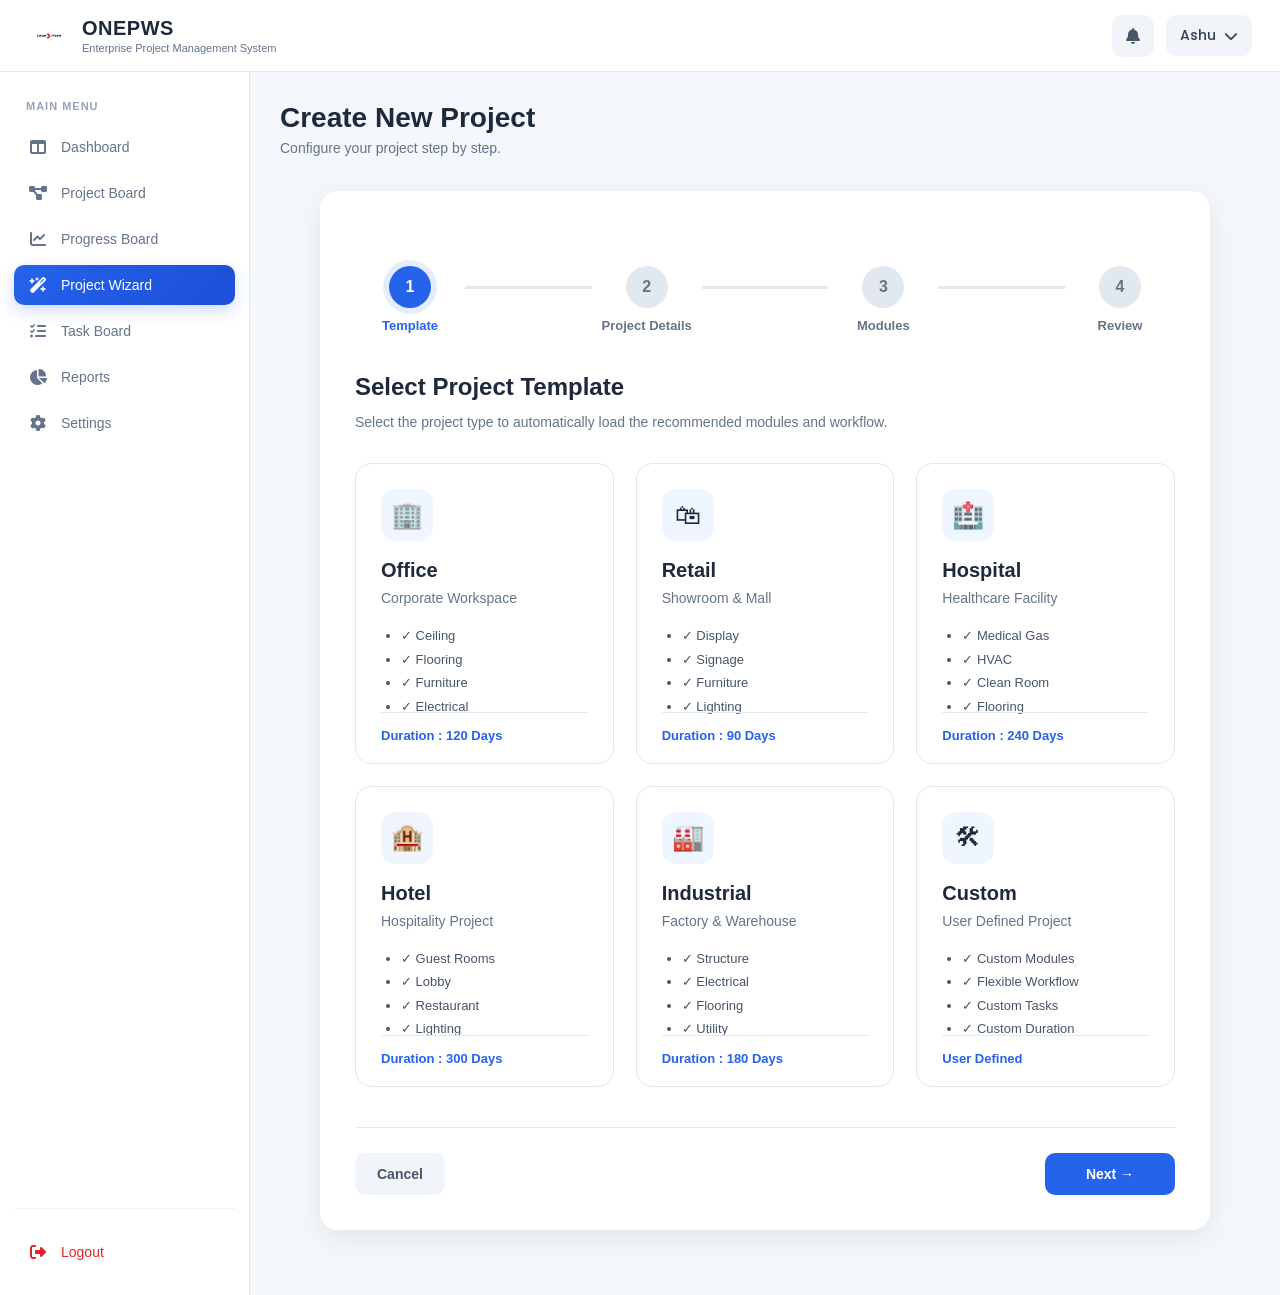
<file: pages/projectwizard/projectwizard.html>
<!DOCTYPE html>
<html lang="en">

<head>

    <meta charset="UTF-8">

    <meta name="viewport"
          content="width=device-width, initial-scale=1.0">

    <title>ONEPWS | Project Wizard</title>


    <!-- GOOGLE FONT -->

    <link rel="preconnect"
          href="https://fonts.googleapis.com">

    <link rel="preconnect"
          href="https://fonts.gstatic.com"
          crossorigin>

    <link href="https://fonts.googleapis.com/css2?family=Poppins:wght@400;500;600;700&display=swap"
          rel="stylesheet">


    <!-- FONT AWESOME -->

    <link rel="stylesheet"
          href="https://cdnjs.cloudflare.com/ajax/libs/font-awesome/6.5.2/css/all.min.css">


    <!-- PROJECT WIZARD CSS -->

    <!-- COMMON APPLICATION THEME -->

<link rel="stylesheet"
      href="../../assets/css/common.css">


<!-- PROJECT WIZARD CSS -->

<link rel="stylesheet"
      href="projectwizard.css">

</head>


<body>


<!-- =========================================================
     TOP HEADER
========================================================= -->

<header class="top-header">


    <div class="logo-area">

        <img src="../../assets/images/onepws-logo.png"
             alt="ONEPWS Logo">

        <div>

            <h2>ONEPWS</h2>

            <p>
                Enterprise Project Management System
            </p>

        </div>

    </div>


    <div class="header-actions">

        <button class="header-icon-btn"
                id="notificationBtn">

            <i class="fa-solid fa-bell"></i>

        </button>


        <button class="profile-btn"
                id="profileBtn">

            Ashu

            <i class="fa-solid fa-chevron-down"></i>

        </button>

    </div>


</header>



<!-- =========================================================
     APPLICATION LAYOUT
========================================================= -->

<div class="app-container">


    <!-- =====================================================
         SIDEBAR
    ====================================================== -->

    <aside class="sidebar">


        <div class="menu-title">

            MAIN MENU

        </div>


        <!-- DASHBOARD -->

        <a class="menu-item"
           href="../dashboard/dashboard.html">

            <i class="fa-solid fa-table-columns"></i>

            <span>
                Dashboard
            </span>

        </a>



        <!-- PROJECT BOARD -->

        <a class="menu-item"
           href="../projectboard/projectboard.html">

            <i class="fa-solid fa-diagram-project"></i>

            <span>
                Project Board
            </span>

        </a>



        <!-- PROGRESS BOARD -->

        <a class="menu-item"
           href="../progressboard/progressboard.html">

            <i class="fa-solid fa-chart-line"></i>

            <span>
                Progress Board
            </span>

        </a>



        <!-- PROJECT WIZARD -->

        <a class="menu-item active"
           href="../projectwizard/projectwizard.html">

            <i class="fa-solid fa-wand-magic-sparkles"></i>

            <span>
                Project Wizard
            </span>

        </a>



        <!-- TASK BOARD -->

        <a class="menu-item"
           href="../taskboard/taskboard.html">

            <i class="fa-solid fa-list-check"></i>

            <span>
                Task Board
            </span>

        </a>



        <!-- REPORTS -->

        <a class="menu-item"
           href="../reports/reports.html">

            <i class="fa-solid fa-chart-pie"></i>

            <span>
                Reports
            </span>

        </a>



        <!-- SETTINGS -->

        <a class="menu-item"
           href="../settings/settings.html">

            <i class="fa-solid fa-gear"></i>

            <span>
                Settings
            </span>

        </a>



        <!-- SIDEBAR BOTTOM -->

        <div class="sidebar-bottom">


            <!-- LOGOUT -->

            <a class="menu-item logout"
               href="../login/login.html"
               id="logoutBtn">

                <i class="fa-solid fa-right-from-bracket"></i>

                <span>
                    Logout
                </span>

            </a>


        </div>


    </aside>



    <!-- =====================================================
         MAIN CONTENT
    ====================================================== -->

    <main class="main-content">


        <!-- =================================================
             PAGE HEADER
        ================================================== -->

        <section class="page-header">


            <div>

                <h1>
                    Create New Project
                </h1>

                <p>
                    Configure your project step by step.
                </p>

            </div>


        </section>



        <!-- =================================================
             PROJECT WIZARD
        ================================================== -->

        <div class="wizard-container">


            <!-- =============================================
                 WIZARD PROGRESS
            ============================================== -->

            <div class="wizard-progress">


                <!-- STEP 1 -->

                <div class="wizard-step active">

                    <div class="circle">
                        1
                    </div>

                    <span>
                        Template
                    </span>

                </div>


                <div class="line"></div>


                <!-- STEP 2 -->

                <div class="wizard-step">

                    <div class="circle">
                        2
                    </div>

                    <span>
                        Project Details
                    </span>

                </div>


                <div class="line"></div>


                <!-- STEP 3 -->

                <div class="wizard-step">

                    <div class="circle">
                        3
                    </div>

                    <span>
                        Modules
                    </span>

                </div>


                <div class="line"></div>


                <!-- STEP 4 -->

                <div class="wizard-step">

                    <div class="circle">
                        4
                    </div>

                    <span>
                        Review
                    </span>

                </div>


            </div>



            <!-- =================================================
                 STEP 1
            ================================================== -->

            <div class="step-page active-page"
                 id="step1">


                <h2>
                    Select Project Template
                </h2>


                <p class="step-description">

                    Select the project type to automatically
                    load the recommended modules and workflow.

                </p>



                <div class="template-grid">


                    <!-- OFFICE -->

                    <div class="template-card template-btn"
                         data-template="Office">

                        <div class="template-icon">
                            🏢
                        </div>

                        <h3>
                            Office
                        </h3>

                        <p>
                            Corporate Workspace
                        </p>

                        <ul>

                            <li>✓ Ceiling</li>
                            <li>✓ Flooring</li>
                            <li>✓ Furniture</li>
                            <li>✓ Electrical</li>

                        </ul>

                        <div class="template-footer">

                            Duration : 120 Days

                        </div>

                    </div>



                    <!-- RETAIL -->

                    <div class="template-card template-btn"
                         data-template="Retail">

                        <div class="template-icon">
                            🛍
                        </div>

                        <h3>
                            Retail
                        </h3>

                        <p>
                            Showroom & Mall
                        </p>

                        <ul>

                            <li>✓ Display</li>
                            <li>✓ Signage</li>
                            <li>✓ Furniture</li>
                            <li>✓ Lighting</li>

                        </ul>

                        <div class="template-footer">

                            Duration : 90 Days

                        </div>

                    </div>



                    <!-- HOSPITAL -->

                    <div class="template-card template-btn"
                         data-template="Hospital">

                        <div class="template-icon">
                            🏥
                        </div>

                        <h3>
                            Hospital
                        </h3>

                        <p>
                            Healthcare Facility
                        </p>

                        <ul>

                            <li>✓ Medical Gas</li>
                            <li>✓ HVAC</li>
                            <li>✓ Clean Room</li>
                            <li>✓ Flooring</li>

                        </ul>

                        <div class="template-footer">

                            Duration : 240 Days

                        </div>

                    </div>



                    <!-- HOTEL -->

                    <div class="template-card template-btn"
                         data-template="Hotel">

                        <div class="template-icon">
                            🏨
                        </div>

                        <h3>
                            Hotel
                        </h3>

                        <p>
                            Hospitality Project
                        </p>

                        <ul>

                            <li>✓ Guest Rooms</li>
                            <li>✓ Lobby</li>
                            <li>✓ Restaurant</li>
                            <li>✓ Lighting</li>

                        </ul>

                        <div class="template-footer">

                            Duration : 300 Days

                        </div>

                    </div>



                    <!-- INDUSTRIAL -->

                    <div class="template-card template-btn"
                         data-template="Industrial">

                        <div class="template-icon">
                            🏭
                        </div>

                        <h3>
                            Industrial
                        </h3>

                        <p>
                            Factory & Warehouse
                        </p>

                        <ul>

                            <li>✓ Structure</li>
                            <li>✓ Electrical</li>
                            <li>✓ Flooring</li>
                            <li>✓ Utility</li>

                        </ul>

                        <div class="template-footer">

                            Duration : 180 Days

                        </div>

                    </div>



                    <!-- CUSTOM -->

                    <div class="template-card template-btn"
                         data-template="Custom">

                        <div class="template-icon">
                            🛠
                        </div>

                        <h3>
                            Custom
                        </h3>

                        <p>
                            User Defined Project
                        </p>

                        <ul>

                            <li>✓ Custom Modules</li>
                            <li>✓ Flexible Workflow</li>
                            <li>✓ Custom Tasks</li>
                            <li>✓ Custom Duration</li>

                        </ul>

                        <div class="template-footer">

                            User Defined

                        </div>

                    </div>


                </div>


            </div>



            <!-- =================================================
                 STEP 2
            ================================================== -->

            <div class="step-page"
                 id="step2">


                <section class="wizard-step-content">


                    <h2>
                        Project Details
                    </h2>


                    <div class="form-grid">


                        <div class="form-group">

                            <label>
                                Project Number
                            </label>

                            <input type="text"
                                   id="projectNumber"
                                   readonly>

                        </div>



                        <div class="form-group">

                            <label>
                                Project Name
                            </label>

                            <input type="text"
                                   id="projectName"
                                   placeholder="Enter Project Name">

                        </div>



                        <div class="form-group">

                            <label>
                                Customer
                            </label>

                            <select id="customer">

                                <option value="">
                                    Select Customer
                                </option>

                                <option>
                                    ABC Pvt Ltd
                                </option>

                                <option>
                                    XYZ Industries
                                </option>

                                <option>
                                    DEF Corporation
                                </option>

                            </select>

                        </div>



                        <div class="form-group">

                            <label>
                                Business Unit
                            </label>

                            <select id="businessUnit">

                                <option>
                                    Corporate
                                </option>

                                <option>
                                    Retail
                                </option>

                                <option>
                                    Healthcare
                                </option>

                                <option>
                                    Hospitality
                                </option>

                            </select>

                        </div>



                        <div class="form-group">

                            <label>
                                Project Manager
                            </label>

                            <select id="projectManager">

                                <option>
                                    Ashu
                                </option>

                                <option>
                                    Manager 2
                                </option>

                                <option>
                                    Manager 3
                                </option>

                            </select>

                        </div>



                        <div class="form-group">

                            <label>
                                Design Head
                            </label>

                            <select id="designHead">

                                <option>
                                    Select Design Head
                                </option>

                                <option>
                                    Design Head 1
                                </option>

                                <option>
                                    Design Head 2
                                </option>

                            </select>

                        </div>



                        <div class="form-group">

                            <label>
                                Priority
                            </label>

                            <select id="priority">

                                <option>
                                    Low
                                </option>

                                <option selected>
                                    Medium
                                </option>

                                <option>
                                    High
                                </option>

                                <option>
                                    Critical
                                </option>

                            </select>

                        </div>



                        <div class="form-group">

                            <label>
                                Start Date
                            </label>

                            <input type="date"
                                   id="startDate">

                        </div>



                        <div class="form-group">

                            <label>
                                Target Completion
                            </label>

                            <input type="date"
                                   id="endDate">

                        </div>



                        <div class="form-group full-width">

                            <label>
                                Description
                            </label>

                            <textarea id="description"
                                      rows="4"
                                      placeholder="Project Description"></textarea>

                        </div>


                    </div>


                </section>


            </div>



            <!-- =================================================
                 STEP 3
            ================================================== -->

            <div class="step-page"
                 id="step3">


                <h2>
                    Project Modules
                </h2>


                <p class="step-description">

                    Select the modules required for this project.

                </p>


                <div class="module-grid"
                     id="moduleContainer">

                    <!-- MODULES LOADED BY JAVASCRIPT -->

                </div>


            </div>



            <!-- =================================================
                 STEP 4
            ================================================== -->

            <div class="step-page"
                 id="step4">


                <h2>
                    Review Project
                </h2>


                <p class="step-description">

                    Please verify the project information
                    before creating the project.

                </p>


                <div class="review-card">


                    <table class="review-table">


                        <tr>

                            <td>Template</td>

                            <td id="reviewTemplate">
                                -
                            </td>

                        </tr>


                        <tr>

                            <td>Project Number</td>

                            <td id="reviewProjectNumber">
                                -
                            </td>

                        </tr>


                        <tr>

                            <td>Project Name</td>

                            <td id="reviewProjectName">
                                -
                            </td>

                        </tr>


                        <tr>

                            <td>Customer</td>

                            <td id="reviewCustomer">
                                -
                            </td>

                        </tr>


                        <tr>

                            <td>Business Unit</td>

                            <td id="reviewBusinessUnit">
                                -
                            </td>

                        </tr>


                        <tr>

                            <td>Project Manager</td>

                            <td id="reviewProjectManager">
                                -
                            </td>

                        </tr>


                        <tr>

                            <td>Design Head</td>

                            <td id="reviewDesignHead">
                                -
                            </td>

                        </tr>


                        <tr>

                            <td>Priority</td>

                            <td id="reviewPriority">
                                -
                            </td>

                        </tr>


                        <tr>

                            <td>Start Date</td>

                            <td id="reviewStartDate">
                                -
                            </td>

                        </tr>


                        <tr>

                            <td>End Date</td>

                            <td id="reviewEndDate">
                                -
                            </td>

                        </tr>


                        <tr>

                            <td>Description</td>

                            <td id="reviewDescription">
                                -
                            </td>

                        </tr>


                        <tr>

                            <td>Modules</td>

                            <td id="reviewModules">
                                -
                            </td>

                        </tr>


                    </table>


                </div>


            </div>



            <!-- =================================================
                 WIZARD BUTTONS
            ================================================== -->

            <div class="wizard-buttons">


                <button id="cancelBtn"
                        type="button">

                    Cancel

                </button>


                <button id="prevBtn"
                        type="button">

                    ← Previous

                </button>


                <button id="nextBtn"
                        type="button">

                    Next →

                </button>


            </div>


        </div>


    </main>


</div>



<!-- =========================================================
     JAVASCRIPT
========================================================= -->

<script src="../../assets/js/database.js"></script>

<script src="projectwizard.js"></script>


</body>

</html>
</file>
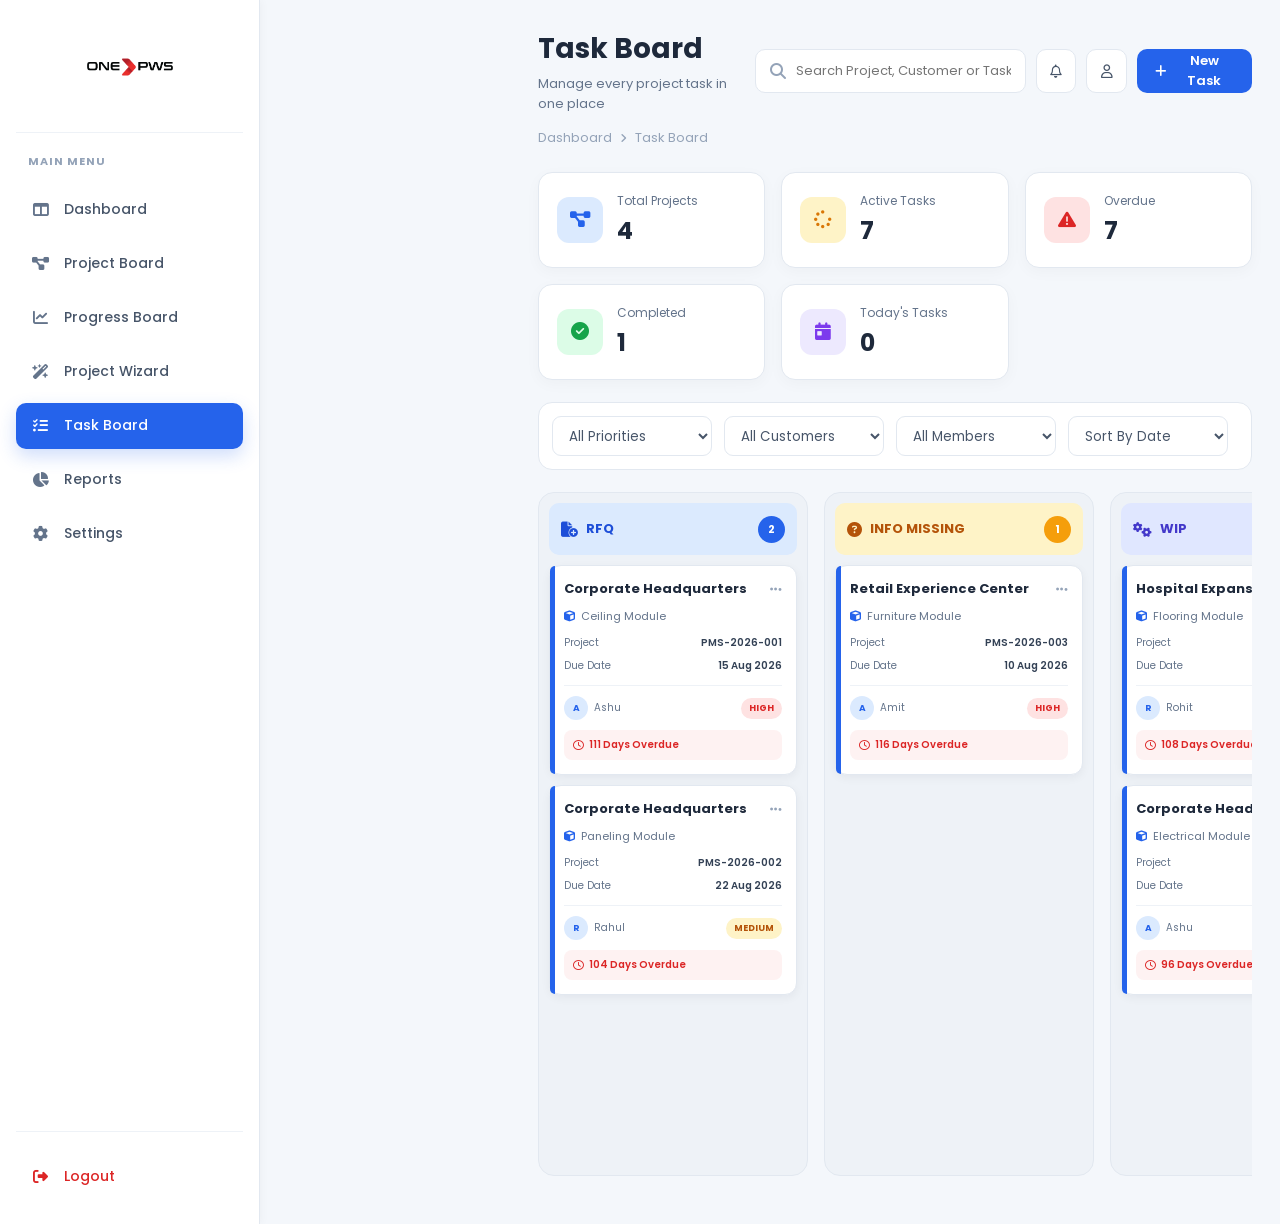
<file: pages/taskboard/taskboard.html>
<!DOCTYPE html>
<html lang="en">

<head>

    <meta charset="UTF-8">
    <meta name="viewport" content="width=device-width, initial-scale=1.0">

    <title>ONEPWS | Task Board</title>

    <!-- Global CSS -->
    <link rel="stylesheet" href="../../assets/css/common.css">

    <!-- Task Board CSS -->
    <link rel="stylesheet" href="taskboard.css">

    <!-- Google Font -->
    <link href="https://fonts.googleapis.com/css2?family=Poppins:wght@300;400;500;600;700&display=swap" rel="stylesheet">

    <!-- Font Awesome -->
    <link rel="stylesheet"
          href="https://cdnjs.cloudflare.com/ajax/libs/font-awesome/6.5.2/css/all.min.css">

</head>

<body>

<div class="app-container">

    <!-- ==========================================
                    SIDEBAR
    =========================================== -->

    <aside class="sidebar">

    <div class="sidebar-logo">

        <img
            src="../../assets/images/onepws-logo.png"
            alt="ONEPWS Logo"
            class="sidebar-logo-img">

    </div>

    <div class="menu-title">
        MAIN MENU
    </div>

    <a href="../dashboard/dashboard.html"
       class="menu-item">

        <i class="fa-solid fa-table-columns"></i>
        <span>Dashboard</span>

    </a>

    <a href="../projectboard/projectboard.html"
       class="menu-item">

        <i class="fa-solid fa-diagram-project"></i>
        <span>Project Board</span>

    </a>

    <a href="../progressboard/progressboard.html"
       class="menu-item">

        <i class="fa-solid fa-chart-line"></i>
        <span>Progress Board</span>

    </a>

    <a href="../projectwizard/projectwizard.html"
       class="menu-item">

        <i class="fa-solid fa-wand-magic-sparkles"></i>
        <span>Project Wizard</span>

    </a>

    <a href="../taskboard/taskboard.html"
       class="menu-item active">

        <i class="fa-solid fa-list-check"></i>
        <span>Task Board</span>

    </a>

    <a href="../reports/reports.html"
       class="menu-item">

        <i class="fa-solid fa-chart-pie"></i>
        <span>Reports</span>

    </a>

    <a href="../settings/settings.html"
       class="menu-item">

        <i class="fa-solid fa-gear"></i>
        <span>Settings</span>

    </a>

    <div class="sidebar-bottom">

        <a href="#"
           class="menu-item logout"
           id="logoutBtn">

            <i class="fa-solid fa-right-from-bracket"></i>
            <span>Logout</span>

        </a>

    </div>

</aside>

    <!-- ==========================================
                MAIN CONTENT
    =========================================== -->

    <main class="main-content">

        <!-- Top Bar -->

        <header class="topbar">

            <div class="page-title">

                <h1>Task Board</h1>

                <p>
                    Manage every project task in one place
                </p>

            </div>

            <div class="topbar-right">

                <div class="search-box">

                    <i class="fa-solid fa-magnifying-glass"></i>

                    <input
                        type="text"
                        id="searchTask"
                        placeholder="Search Project, Customer or Task...">

                </div>

                <button id="notificationBtn" class="icon-btn">

                    <i class="fa-regular fa-bell"></i>

                </button>

                <button id="userBtn" class="icon-btn">

                    <i class="fa-regular fa-user"></i>

                </button>

                <button class="primary-btn" id="addTaskBtn">

                    <i class="fa-solid fa-plus"></i>

                    New Task

                </button>

            </div>

        </header>

        <!-- Breadcrumb -->

        <div class="breadcrumb">

            Dashboard

            <i class="fa-solid fa-angle-right"></i>

            Task Board

        </div>

        <!-- ==========================================
                    KPI CARDS
        =========================================== -->

        <section class="kpi-grid">

            <div class="kpi-card">

                <div class="kpi-icon blue">

                    <i class="fa-solid fa-diagram-project"></i>

                </div>

                <div class="kpi-details">

                    <span>Total Projects</span>

                    <h2 id="totalProjects">154</h2>

                </div>

            </div>

            <div class="kpi-card">

                <div class="kpi-icon orange">

                    <i class="fa-solid fa-spinner"></i>

                </div>

                <div class="kpi-details">

                    <span>Active Tasks</span>

                    <h2 id="activeTasks">46</h2>

                </div>

            </div>

            <div class="kpi-card">

                <div class="kpi-icon red">

                    <i class="fa-solid fa-triangle-exclamation"></i>

                </div>

                <div class="kpi-details">

                    <span>Overdue</span>

                    <h2 id="overdueTasks">8</h2>

                </div>

            </div>

            <div class="kpi-card">

                <div class="kpi-icon green">

                    <i class="fa-solid fa-circle-check"></i>

                </div>

                <div class="kpi-details">

                    <span>Completed</span>

                    <h2 id="completedTasks">100</h2>

                </div>

            </div>

            <div class="kpi-card">

                <div class="kpi-icon purple">

                    <i class="fa-solid fa-calendar-day"></i>

                </div>

                <div class="kpi-details">

                    <span>Today's Tasks</span>

                    <h2 id="todayTasks">18</h2>

                </div>

            </div>

        </section>

        <!-- ==========================================
                    FILTER BAR
        =========================================== -->

        <section class="filter-bar">

            <select id="priorityFilter">
                <option value="">All Priorities</option>
                <option>High</option>
                <option>Medium</option>
                <option>Low</option>
            </select>

            <select id="customerFilter">
                <option value="">All Customers</option>
            </select>

            <select id="memberFilter">
                <option value="">All Members</option>
            </select>

            <select id="sortTasks">
                <option value="date">Sort By Date</option>
                <option value="priority">Priority</option>
                <option value="project">Project</option>
            </select>

        </section>

        <!-- ==========================================
                KANBAN BOARD STARTS
        =========================================== -->

        <section class="kanban-board">

            <!-- ======================================================
                            RFQ
            ======================================================= -->
            
            <div class="kanban-column" data-status="RFQ">

                <div class="column-header rfq">

                    <div class="column-title">

                        <i class="fa-solid fa-file-circle-plus"></i>

                        <span>RFQ</span>

                    </div>

                    <span class="task-count" id="count-rfq">0</span>

                </div>

                <div class="card-container"
                     id="rfqCards"
                     data-column="RFQ">

                </div>

            </div>


            <!-- ======================================================
                        INFO MISSING
            ======================================================= -->

            <div class="kanban-column"
                 data-status="INFO MISSING">

                <div class="column-header info">

                    <div class="column-title">

                        <i class="fa-solid fa-circle-question"></i>

                        <span>INFO MISSING</span>

                    </div>

                    <span class="task-count"
                          id="count-info">0</span>

                </div>

                <div class="card-container"
                     id="infoCards"
                     data-column="INFO MISSING">

                </div>

            </div>


            <!-- ======================================================
                                WIP
            ======================================================= -->

            <div class="kanban-column"
                 data-status="WIP">

                <div class="column-header wip">

                    <div class="column-title">

                        <i class="fa-solid fa-gears"></i>

                        <span>WIP</span>

                    </div>

                    <span class="task-count"
                          id="count-wip">0</span>

                </div>

                <div class="card-container"
                     id="wipCards"
                     data-column="WIP">

                </div>

            </div>

            <!-- ======================================================
                                QC
            ======================================================= -->

            <div class="kanban-column" data-status="QC">

                <div class="column-header qc">

                    <div class="column-title">
                        <i class="fa-solid fa-magnifying-glass-chart"></i>
                        <span>QC</span>
                    </div>

                    <span class="task-count" id="count-qc">0</span>

                </div>

                <div class="card-container"
                     id="qcCards"
                     data-column="QC">

                </div>

            </div>


            <!-- ======================================================
                            RESOLVED
            ======================================================= -->

            <div class="kanban-column" data-status="RESOLVED">

                <div class="column-header resolved">

                    <div class="column-title">
                        <i class="fa-solid fa-circle-check"></i>
                        <span>RESOLVED</span>
                    </div>

                    <span class="task-count" id="count-resolved">0</span>

                </div>

                <div class="card-container"
                     id="resolvedCards"
                     data-column="RESOLVED">

                </div>

            </div>


            <!-- ======================================================
                            COMPLETED
            ======================================================= -->

            <div class="kanban-column" data-status="COMPLETED">

                <div class="column-header completed">

                    <div class="column-title">
                        <i class="fa-solid fa-flag-checkered"></i>
                        <span>COMPLETED</span>
                    </div>

                    <span class="task-count" id="count-completed">0</span>

                </div>

                <div class="card-container"
                     id="completedCards"
                     data-column="COMPLETED">

                </div>

            </div>

        </section>

        
<!-- ==========================================================
TASK DETAILS MODAL
========================================================== -->

<div id="taskModal" class="task-modal-overlay">

    <div class="task-modal">

        <!-- Header -->

        <div class="task-modal-header">

            <div>

                <h2 id="modalTaskTitle">Task Details</h2>

                <p id="modalProjectNumber">Project No.</p>

            </div>

            <button id="closeModal" class="modal-close">

                <i class="fa-solid fa-xmark"></i>

            </button>

        </div>

        <!-- Tabs -->

        <div class="task-tabs">

            <button class="tab-btn active" data-tab="general">
                General
            </button>

            <button class="tab-btn" data-tab="task">
                Task
            </button>

            <button class="tab-btn" data-tab="documents">
                Documents
            </button>

            <button class="tab-btn" data-tab="comments">
                Comments
            </button>

            <button class="tab-btn" data-tab="history">
                History
            </button>

            <button class="tab-btn" data-tab="settings">
                Settings
            </button>

        </div>

        <!-- BODY -->

        <div class="task-modal-body">

            <!-- GENERAL TAB -->

            <div class="tab-content active" id="general">

                <div class="form-grid">

                    <div class="form-group">

                        <label>Project Number</label>

                        <input type="text" id="projectNo">

                    </div>

                    <div class="form-group">

                        <label>Project Name</label>

                        <input type="text" id="projectName">

                    </div>

                    <div class="form-group">

                        <label>Customer</label>

                        <input type="text" id="customer">

                    </div>

                    <div class="form-group">

                        <label>Business Unit</label>

                        <input type="text" id="businessUnit">

                    </div>

                    <div class="form-group">

                        <label>Module</label>

                        <input type="text" id="moduleName">

                    </div>

                    <div class="form-group">

                        <label>Priority</label>

                        <select id="priority">

                            <option>High</option>
                            <option>Medium</option>
                            <option>Low</option>

                        </select>

                    </div>

                    <div class="form-group">

                        <label>Assigned To</label>

                        <input type="text" id="assignedTo">

                    </div>

                    <div class="form-group">

                        <label>Status</label>

                        <select id="status">

                            <option>RFQ</option>
                            <option>INFO MISSING</option>
                            <option>WIP</option>
                            <option>QC</option>
                            <option>RESOLVED</option>
                            <option>COMPLETED</option>

                        </select>

                    </div>

                    <div class="form-group">

                        <label>Start Date</label>

                        <input type="date" id="startDate">

                    </div>

                    <div class="form-group">

                        <label>Due Date</label>

                        <input type="date" id="endDate">

                    </div>

                </div>

                <div class="form-group">

                    <label>Description</label>

                    <textarea id="description" rows="6"></textarea>

                </div>

            </div>

            <!-- Empty Tabs -->

            <div class="tab-content" id="task"></div>

            <div class="tab-content" id="documents"></div>

            <div class="tab-content" id="comments"></div>

            <div class="tab-content" id="history"></div>

            <div class="tab-content" id="settings"></div>

        </div>

        <!-- Footer -->

        <div class="task-modal-footer">

            <button class="secondary-btn" id="deleteTask">
    Delete
</button>

            <button class="secondary-btn" id="cancelModal">

                Cancel

            </button>

            <button class="primary-btn" id="saveTask">
    Save Changes
</button>

        </div>

    </div>

</div>
        <!-- ==========================================
                TOAST NOTIFICATION
        =========================================== -->

        <div id="toastContainer"></div>

    </main>

</div>

<script src="taskboard.js"></script>

</body>
</html>
</file>
<file: assets/css/common.css>
/* =========================================================
   PMS - COMMON APPLICATION LAYOUT
   HEADER + SIDEBAR + MAIN CONTENT
========================================================= */

*{
    margin:0;
    padding:0;
    box-sizing:border-box;
}

html,
body{
    width:100%;
    min-height:100%;
}

body{
    font-family:"Poppins",sans-serif;
    background:#f4f7fb;
    color:#1e293b;
}

/* =========================================================
   TOP HEADER
========================================================= */

.top-header{
    height:72px;
    width:100%;
    background:#ffffff;
    border-bottom:1px solid #e2e8f0;

    display:flex;
    align-items:center;
    justify-content:space-between;

    padding:0 28px;

    position:relative;
    z-index:100;
}

.logo-area{
    display:flex;
    align-items:center;
    gap:12px;
}

.logo-area img{
    width:42px;
    height:42px;
    object-fit:contain;
    display:block;
}

.logo-area h2{
    margin:0;
    font-size:20px;
    font-weight:700;
    color:#1e293b;
    letter-spacing:.5px;
}

.logo-area p{
    margin:2px 0 0;
    font-size:11px;
    color:#64748b;
}

/* =========================================================
   HEADER RIGHT SIDE
========================================================= */

.header-actions{
    display:flex;
    align-items:center;
    gap:12px;
}

.header-icon-btn{
    width:42px;
    height:42px;

    display:flex;
    align-items:center;
    justify-content:center;

    border:none;
    border-radius:10px;

    background:#f1f5f9;
    color:#475569;

    cursor:pointer;
    font-size:16px;
}

.header-icon-btn:hover{
    background:#e2e8f0;
}

.profile-btn{
    display:flex;
    align-items:center;
    gap:8px;

    border:none;
    background:#f1f5f9;

    padding:10px 14px;

    border-radius:10px;

    color:#334155;
    font-family:"Poppins",sans-serif;
    font-size:14px;
    font-weight:500;

    cursor:pointer;
}

.profile-btn:hover{
    background:#e2e8f0;
}

/* =========================================================
   APPLICATION LAYOUT
========================================================= */

.app-container{
    display:flex;
    width:100%;
    min-height:calc(100vh - 72px);
}

/* =========================================================
   SIDEBAR
========================================================= */

.sidebar{
    width:250px;
    min-width:250px;

    background:#ffffff;
    border-right:1px solid #e2e8f0;

    padding:20px 14px;

    display:flex;
    flex-direction:column;

    min-height:calc(100vh - 72px);
}

.menu-title{
    display:block;

    padding:8px 12px 12px;

    font-size:11px;
    font-weight:700;
    letter-spacing:1px;

    color:#94a3b8;
}

/* =========================================================
   SIDEBAR MENU
========================================================= */

.sidebar .menu-item{
    width:100%;

    display:flex;
    align-items:center;

    gap:13px;

    padding:12px 14px;
    margin:3px 0;

    border-radius:10px;

    text-decoration:none;

    color:#64748b;

    font-size:14px;
    font-weight:500;

    transition:
        background .2s ease,
        color .2s ease,
        transform .2s ease;
}

.sidebar .menu-item i{
    width:20px;
    text-align:center;
    font-size:16px;
}

.sidebar .menu-item span{
    display:inline;
}

.sidebar .menu-item:hover{
    background:#eff6ff;
    color:#2563eb;
    transform:translateX(2px);
}

.sidebar .menu-item.active{
    background:linear-gradient(135deg,#2563eb,#1d4ed8);

    color:#ffffff;

    box-shadow:0 6px 16px rgba(37,99,235,.22);
}

.sidebar-bottom{
    margin-top:auto;
    padding-top:20px;
    border-top:1px solid #eef2f7;
}

.sidebar .menu-item.logout{
    color:#dc2626;
}

.sidebar .menu-item.logout:hover{
    background:#fef2f2;
    color:#dc2626;
}

/* =========================================================
   MAIN CONTENT
========================================================= */

.main-content{
    flex:1;
    min-width:0;

    padding:30px;

    background:#f4f7fb;
    overflow-x:hidden;
}

/* =========================================================
   PAGE HEADER
========================================================= */

.page-header{
    display:flex;
    align-items:center;
    justify-content:space-between;

    margin-bottom:24px;
}

.page-header h1{
    margin:0;

    font-size:28px;
    font-weight:700;

    color:#1e293b;
}

.page-header p{
    margin:6px 0 0;

    color:#64748b;

    font-size:14px;
}

/* =========================================================
   RESPONSIVE
========================================================= */

@media(max-width:900px){

    .sidebar{
        width:220px;
        min-width:220px;
    }

    .main-content{
        padding:24px;
    }

}

@media(max-width:700px){

    .top-header{
        padding:0 15px;
    }

    .sidebar{
        width:70px;
        min-width:70px;

        padding:15px 8px;
    }

    .menu-title,
    .sidebar .menu-item span{
        display:none;
    }

    .sidebar .menu-item{
        justify-content:center;
        padding:14px 8px;
    }

    .sidebar .menu-item i{
        width:auto;
    }

    .main-content{
        padding:20px 15px;
    }

    .logo-area p{
        display:none;
    }

}
</file>
<file: pages/projectwizard/projectwizard.css>
/* =========================================================
   ONEPWS PROJECT WIZARD
   File: pages/projectwizard/projectwizard.css
========================================================= */

/* =========================================================
   PAGE
========================================================= */

body {
    margin: 0;
    padding: 0;
    background: #f4f7fb;
    font-family: Arial, sans-serif;
    color: #1f2937;
}


/* =========================================================
   MAIN WIZARD CONTAINER
========================================================= */

.wizard-container {
    width: calc(100% - 80px);
    max-width: 1400px;
    margin: 35px auto;
    padding: 35px;
    background: #ffffff;
    border-radius: 18px;
    box-shadow: 0 8px 30px rgba(15, 23, 42, 0.08);
}


/* =========================================================
   PAGE TITLE
========================================================= */

.wizard-container > h1 {
    margin: 0;
    font-size: 30px;
    font-weight: 700;
    color: #172554;
}


/* =========================================================
   WIZARD PROGRESS
========================================================= */

.wizard-progress {
    display: flex;
    align-items: flex-start;
    justify-content: space-between;
    margin: 40px 0;
    width: 100%;
}


.wizard-step {
    display: flex;
    flex-direction: column;
    align-items: center;
    position: relative;
    z-index: 2;
    min-width: 110px;
}


.circle {
    width: 42px;
    height: 42px;
    border-radius: 50%;
    display: flex;
    align-items: center;
    justify-content: center;
    background: #e2e8f0;
    color: #64748b;
    font-size: 16px;
    font-weight: 700;
    transition: 0.3s;
}


.wizard-step span {
    margin-top: 10px;
    font-size: 13px;
    font-weight: 600;
    color: #64748b;
    text-align: center;
}


/* ACTIVE STEP */

.wizard-step.active .circle {
    background: #2563eb;
    color: #ffffff;
    box-shadow: 0 0 0 6px rgba(37, 99, 235, 0.12);
}


.wizard-step.active span {
    color: #2563eb;
}


/* PROGRESS LINE */

.line {
    height: 3px;
    flex: 1;
    background: #e2e8f0;
    margin-top: 20px;
    min-width: 40px;
}


/* =========================================================
   STEP PAGES
========================================================= */

.step-page {
    display: none;
    animation: fadeIn 0.3s ease;
}


.step-page.active-page {
    display: block;
}


.step-page h2 {
    margin: 0 0 10px;
    font-size: 24px;
    color: #1e293b;
}


.step-description {
    margin-bottom: 30px;
    color: #64748b;
    font-size: 14px;
    line-height: 1.6;
}


/* =========================================================
   ANIMATION
========================================================= */

@keyframes fadeIn {

    from {
        opacity: 0;
        transform: translateY(10px);
    }

    to {
        opacity: 1;
        transform: translateY(0);
    }

}


/* =========================================================
   TEMPLATE GRID
========================================================= */

.template-grid {
    display: grid;
    grid-template-columns: repeat(3, 1fr);
    gap: 22px;
}


/* =========================================================
   TEMPLATE CARD
========================================================= */

.template-card {
    position: relative;
    background: #ffffff;
    border: 1px solid #e2e8f0;
    border-radius: 16px;
    padding: 25px;
    cursor: pointer;
    transition: 0.25s ease;
    min-height: 270px;
}


.template-card:hover {
    transform: translateY(-5px);
    border-color: #2563eb;
    box-shadow: 0 12px 25px rgba(37, 99, 235, 0.12);
}


.template-card.selected {
    border: 2px solid #2563eb;
    background: #eff6ff;
}


.template-icon {
    width: 52px;
    height: 52px;
    display: flex;
    align-items: center;
    justify-content: center;
    background: #eff6ff;
    border-radius: 14px;
    font-size: 26px;
    margin-bottom: 18px;
}


.template-card h3 {
    margin: 0 0 8px;
    font-size: 20px;
    color: #1e293b;
}


.template-card p {
    margin: 0 0 18px;
    font-size: 14px;
    color: #64748b;
}


.template-card ul {
    padding-left: 20px;
    margin: 0 0 20px;
    color: #475569;
    font-size: 13px;
    line-height: 1.8;
}


/* =========================================================
   TEMPLATE FOOTER
========================================================= */

.template-footer {
    position: absolute;
    bottom: 20px;
    left: 25px;
    right: 25px;
    padding-top: 15px;
    border-top: 1px solid #e2e8f0;
    color: #2563eb;
    font-size: 13px;
    font-weight: 700;
}


/* =========================================================
   STEP 2 - PROJECT DETAILS
========================================================= */

.wizard-step-content {
    width: 100%;
}


.form-grid {
    display: grid;
    grid-template-columns: repeat(2, 1fr);
    gap: 22px;
    margin-top: 30px;
}


.form-group {
    display: flex;
    flex-direction: column;
}


.form-group label {
    margin-bottom: 8px;
    font-size: 13px;
    font-weight: 700;
    color: #334155;
}


.form-group input,
.form-group select,
.form-group textarea {
    width: 100%;
    padding: 13px 14px;
    border: 1px solid #dbe2ea;
    border-radius: 10px;
    background: #ffffff;
    color: #1e293b;
    font-size: 14px;
    box-sizing: border-box;
    outline: none;
    transition: 0.2s;
}


.form-group input:focus,
.form-group select:focus,
.form-group textarea:focus {
    border-color: #2563eb;
    box-shadow: 0 0 0 3px rgba(37, 99, 235, 0.10);
}


.form-group input[readonly] {
    background: #f1f5f9;
    color: #64748b;
}


.form-group textarea {
    resize: vertical;
}


.full-width {
    grid-column: 1 / -1;
}


/* =========================================================
   STEP 3 - MODULES
========================================================= */

.module-grid {
    display: grid;
    grid-template-columns: repeat(4, 1fr);
    gap: 18px;
    margin-top: 25px;
}


/* MODULE CARDS CREATED BY JAVASCRIPT */

.module-card,
.module-option {
    background: #ffffff;
    border: 1px solid #e2e8f0;
    border-radius: 14px;
    padding: 20px;
    cursor: pointer;
    transition: 0.25s;
}


.module-card:hover,
.module-option:hover {
    transform: translateY(-3px);
    border-color: #2563eb;
    box-shadow: 0 8px 20px rgba(37, 99, 235, 0.10);
}


.module-card.selected,
.module-option.selected {
    border: 2px solid #2563eb;
    background: #eff6ff;
}


/* =========================================================
   STEP 4 - REVIEW
========================================================= */

.review-card {
    margin-top: 25px;
    border: 1px solid #e2e8f0;
    border-radius: 16px;
    overflow: hidden;
    background: #ffffff;
}


.review-table {
    width: 100%;
    border-collapse: collapse;
}


.review-table tr {
    border-bottom: 1px solid #e2e8f0;
}


.review-table tr:last-child {
    border-bottom: none;
}


.review-table td {
    padding: 16px 20px;
    font-size: 14px;
}


.review-table td:first-child {
    width: 35%;
    font-weight: 700;
    color: #475569;
    background: #f8fafc;
}


.review-table td:last-child {
    color: #1e293b;
}


/* =========================================================
   WIZARD BUTTONS
========================================================= */

.wizard-buttons {
    display: flex;
    justify-content: flex-end;
    align-items: center;
    gap: 12px;
    margin-top: 40px;
    padding-top: 25px;
    border-top: 1px solid #e2e8f0;
}


.wizard-buttons button {
    border: none;
    border-radius: 10px;
    padding: 13px 22px;
    font-size: 14px;
    font-weight: 700;
    cursor: pointer;
    transition: 0.25s;
}


/* CANCEL */

#cancelBtn {
    background: #f1f5f9;
    color: #475569;
    margin-right: auto;
}


#cancelBtn:hover {
    background: #e2e8f0;
}


/* PREVIOUS */

#prevBtn {
    background: #e2e8f0;
    color: #334155;
}


#prevBtn:hover {
    background: #cbd5e1;
}


/* NEXT */

#nextBtn {
    background: #2563eb;
    color: #ffffff;
    min-width: 130px;
}


#nextBtn:hover {
    background: #1d4ed8;
    transform: translateY(-1px);
}


/* =========================================================
   TABLET
========================================================= */

@media (max-width: 1100px) {

    .template-grid {
        grid-template-columns: repeat(2, 1fr);
    }

    .module-grid {
        grid-template-columns: repeat(2, 1fr);
    }

}


/* =========================================================
   MOBILE
========================================================= */

@media (max-width: 700px) {

    .wizard-container {
        width: calc(100% - 30px);
        padding: 20px;
        margin: 15px auto;
    }


    .wizard-container > h1 {
        font-size: 24px;
    }


    .wizard-progress {
        overflow-x: auto;
        justify-content: flex-start;
        gap: 15px;
        padding-bottom: 10px;
    }


    .wizard-step {
        min-width: 80px;
    }


    .line {
        min-width: 30px;
    }


    .wizard-step span {
        font-size: 11px;
    }


    .template-grid {
        grid-template-columns: 1fr;
    }


    .form-grid {
        grid-template-columns: 1fr;
    }


    .module-grid {
        grid-template-columns: 1fr;
    }


    .wizard-buttons {
        flex-wrap: wrap;
    }


    #cancelBtn {
        margin-right: 0;
    }


    .wizard-buttons button {
        flex: 1;
    }

}
</file>
<file: pages/taskboard/taskboard.css>
/* ==========================================================
   ONEPWS ENTERPRISE PROJECT MANAGEMENT SYSTEM
   TASK BOARD
========================================================== */


/* ==========================================================
   ROOT
========================================================== */

:root{

    --primary:#2563eb;
    --primary-dark:#1d4ed8;

    --bg:#f4f7fb;
    --surface:#ffffff;

    --text:#1e293b;
    --muted:#64748b;

    --border:#e2e8f0;

    --sidebar:#172033;
    --sidebar-hover:#25324a;

    --green:#16a34a;
    --orange:#f59e0b;
    --red:#dc2626;
    --purple:#7c3aed;

}


/* ==========================================================
   RESET
========================================================== */

*{

    margin:0;
    padding:0;
    box-sizing:border-box;

}


body{

    font-family:'Poppins',sans-serif;

    background:var(--bg);

    color:var(--text);

}


/* ==========================================================
   APP LAYOUT
========================================================== */

.app-container{

    display:flex;

    min-height:100vh;

}



/* ==========================================
   ONEPWS LOGO
========================================== */

.logo{
    display:flex;
    align-items:center;
    justify-content:center;

    width:100%;

    padding:10px 15px 25px;

    border-bottom:1px solid rgba(255, 255, 255, 0.082);

    margin-bottom:15px;
}


.onepws-logo{

    width:150px;

    max-width:100%;

    height:auto;

    object-fit:contain;

    display:block;

}

.sidebar nav ul{

    list-style:none;

}


.sidebar nav li{

    margin-bottom:6px;

}


.sidebar nav a{

    display:flex;

    align-items:center;

    gap:13px;

    padding:13px 15px;

    text-decoration:none;

    color:#b8c2d1;

    border-radius:10px;

    font-size:14px;

    font-weight:500;

    transition:.2s ease;

}


.sidebar nav a i{

    width:20px;

    text-align:center;

}


.sidebar nav a:hover{

    background:var(--sidebar-hover);

    color:#ffffff;

}


.sidebar nav li.active a{

    background:var(--primary);

    color:#ffffff;

    box-shadow:0 8px 20px rgba(37,99,235,.25);

}


/* ==========================================================
   MAIN CONTENT
========================================================== */

.main-content{

    width:calc(100% - 250px);

    margin-left:250px;

    padding:28px;

    min-height:100vh;

}


/* ==========================================================
   TOPBAR
========================================================== */

.topbar{

    display:flex;

    justify-content:space-between;

    align-items:center;

    gap:25px;

    margin-bottom:14px;

}


.page-title h1{

    font-size:28px;

    font-weight:700;

    color:var(--text);

}


.page-title p{

    margin-top:4px;

    color:var(--muted);

    font-size:13px;

}


.topbar-right{

    display:flex;

    align-items:center;

    gap:10px;

}


.search-box{

    width:290px;

    height:44px;

    background:#ffffff;

    border:1px solid var(--border);

    border-radius:10px;

    display:flex;

    align-items:center;

    padding:0 14px;

    gap:10px;

}


.search-box i{

    color:#94a3b8;

}


.search-box input{

    border:none;

    outline:none;

    width:100%;

    font-family:inherit;

    font-size:13px;

    color:var(--text);

}


.icon-btn{

    width:44px;
    height:44px;

    border:1px solid var(--border);

    background:#ffffff;

    border-radius:10px;

    cursor:pointer;

    color:#475569;

    transition:.2s;

}


.icon-btn:hover{

    color:var(--primary);

    border-color:var(--primary);

}


.primary-btn{

    border:none;

    background:var(--primary);

    color:#ffffff;

    height:44px;

    padding:0 18px;

    border-radius:10px;

    font-family:inherit;

    font-size:13px;

    font-weight:600;

    cursor:pointer;

    display:flex;

    align-items:center;

    gap:8px;

    transition:.2s;

}


.primary-btn:hover{

    background:var(--primary-dark);

    transform:translateY(-1px);

}


/* ==========================================================
   BREADCRUMB
========================================================== */

.breadcrumb{

    display:flex;

    align-items:center;

    gap:8px;

    color:#94a3b8;

    font-size:13px;

    margin-bottom:24px;

}


.breadcrumb i{

    font-size:11px;

}


/* ==========================================================
   KPI GRID
========================================================== */

.kpi-grid{

    display:grid;

    grid-template-columns:repeat(5,1fr);

    gap:16px;

    margin-bottom:22px;

}


.kpi-card{

    background:#ffffff;

    border:1px solid var(--border);

    border-radius:14px;

    padding:18px;

    display:flex;

    align-items:center;

    gap:14px;

    min-height:96px;

    box-shadow:0 4px 15px rgba(15,23,42,.03);

}


.kpi-icon{

    width:46px;
    height:46px;

    display:flex;

    align-items:center;
    justify-content:center;

    border-radius:12px;

    font-size:18px;

}


.kpi-icon.blue{

    color:#2563eb;
    background:#dbeafe;

}


.kpi-icon.orange{

    color:#d97706;
    background:#fef3c7;

}


.kpi-icon.red{

    color:#dc2626;
    background:#fee2e2;

}


.kpi-icon.green{

    color:#16a34a;
    background:#dcfce7;

}


.kpi-icon.purple{

    color:#7c3aed;
    background:#ede9fe;

}


.kpi-details{

    display:flex;

    flex-direction:column;

}


.kpi-details span{

    font-size:12px;

    color:var(--muted);

}


.kpi-details h2{

    font-size:24px;

    margin-top:3px;

}


/* ==========================================================
   FILTER BAR
========================================================== */

.filter-bar{

    background:#ffffff;

    border:1px solid var(--border);

    border-radius:14px;

    padding:13px;

    display:flex;

    align-items:center;

    gap:12px;

    margin-bottom:22px;

}


.filter-bar select{

    height:40px;

    min-width:160px;

    border:1px solid var(--border);

    border-radius:9px;

    padding:0 12px;

    font-family:inherit;

    color:#475569;

    background:#ffffff;

    outline:none;

    cursor:pointer;

}


.filter-bar select:focus{

    border-color:var(--primary);

}


/* ==========================================================
   KANBAN BOARD
========================================================== */

.kanban-board{

    display:grid;

    grid-template-columns:repeat(6,minmax(270px,1fr));

    gap:16px;

    overflow-x:auto;

    align-items:start;

    padding-bottom:20px;

}


.kanban-column{

    background:#eef2f7;

    border:1px solid #e2e8f0;

    border-radius:16px;

    min-height:680px;

    padding:10px;

}


.column-header{

    min-height:52px;

    padding:10px 12px;

    border-radius:10px;

    display:flex;

    align-items:center;

    justify-content:space-between;

    margin-bottom:10px;

}


.column-title{

    display:flex;

    align-items:center;

    gap:8px;

    font-size:13px;

    font-weight:700;

}


.column-title i{

    font-size:15px;

}


.task-count{

    min-width:27px;

    height:27px;

    border-radius:50px;

    display:flex;

    align-items:center;

    justify-content:center;

    font-size:11px;

    font-weight:700;

}


/* ==========================================================
   COLUMN COLORS
========================================================== */

.column-header.rfq{

    background:#dbeafe;

    color:#1d4ed8;

}


.column-header.rfq .task-count{

    background:#2563eb;

    color:#ffffff;

}


.column-header.info{

    background:#fef3c7;

    color:#b45309;

}


.column-header.info .task-count{

    background:#f59e0b;

    color:#ffffff;

}


.column-header.wip{

    background:#e0e7ff;

    color:#4338ca;

}


.column-header.wip .task-count{

    background:#6366f1;

    color:#ffffff;

}


.column-header.qc{

    background:#fce7f3;

    color:#be185d;

}


.column-header.qc .task-count{

    background:#db2777;

    color:#ffffff;

}


.column-header.resolved{

    background:#dcfce7;

    color:#15803d;

}


.column-header.resolved .task-count{

    background:#16a34a;

    color:#ffffff;

}


.column-header.completed{

    background:#d1fae5;

    color:#047857;

}


.column-header.completed .task-count{

    background:#059669;

    color:#ffffff;

}


/* ==========================================================
   CARD CONTAINER
========================================================== */

.card-container{

    min-height:600px;

    display:flex;

    flex-direction:column;

    gap:10px;

    border-radius:10px;

    transition:.2s;

}


.card-container.drag-over{

    background:rgba(37,99,235,.07);

    outline:2px dashed var(--primary);

}


/* ==========================================================
   TASK CARD
========================================================== */

.task-card{

    position:relative;

    background:#ffffff;

    border:1px solid var(--border);

    border-radius:12px;

    padding:14px;

    cursor:grab;

    box-shadow:0 3px 10px rgba(15,23,42,.05);

    transition:.2s ease;

}


.task-card:hover{

    transform:translateY(-2px);

    box-shadow:0 10px 22px rgba(15,23,42,.09);

    border-color:#cbd5e1;

}


.task-card.dragging{

    opacity:.45;

    cursor:grabbing;

}


/* TOP STRIP */

.task-card::before{

    content:"";

    position:absolute;

    left:0;
    top:0;

    width:5px;

    height:100%;

    border-radius:12px 0 0 12px;

    background:var(--primary);

}


/* CARD HEADER */

.task-card-header{

    display:flex;

    justify-content:space-between;

    gap:8px;

    margin-bottom:10px;

}


.task-project{

    font-size:13px;

    font-weight:700;

    line-height:1.4;

    color:#1e293b;

}


.task-menu{

    border:none;

    background:transparent;

    color:#94a3b8;

    cursor:pointer;

}


/* MODULE */

.task-module{

    font-size:11px;

    color:#64748b;

    margin-bottom:10px;

    display:flex;

    align-items:center;

    gap:6px;

}


.task-module i{

    color:#2563eb;

}


/* INFO */

.task-meta{

    display:grid;

    grid-template-columns:1fr;

    gap:7px;

    margin-bottom:11px;

}


.task-meta-item{

    display:flex;

    justify-content:space-between;

    align-items:center;

    font-size:10px;

    color:#64748b;

}


.task-meta-item strong{

    color:#334155;

    font-weight:600;

}


/* FOOTER */

.task-footer{

    display:flex;

    justify-content:space-between;

    align-items:center;

    padding-top:10px;

    border-top:1px solid #eef2f7;

}


/* ASSIGNED */

.assignee{

    display:flex;

    align-items:center;

    gap:6px;

    font-size:10px;

    color:#64748b;

}


.assignee-avatar{

    width:24px;
    height:24px;

    border-radius:50%;

    background:#dbeafe;

    color:#2563eb;

    display:flex;

    align-items:center;

    justify-content:center;

    font-size:9px;

    font-weight:700;

}


/* ==========================================================
   PRIORITY BADGES
========================================================== */

.priority{

    padding:4px 8px;

    border-radius:20px;

    font-size:9px;

    font-weight:700;

    text-transform:uppercase;

}


.priority.high{

    background:#fee2e2;

    color:#dc2626;

}


.priority.medium{

    background:#fef3c7;

    color:#b45309;

}


.priority.low{

    background:#dcfce7;

    color:#15803d;

}


/* ==========================================================
   TIME LEFT
========================================================== */

.time-left{

    margin-top:10px;

    padding:7px 9px;

    border-radius:8px;

    font-size:10px;

    font-weight:600;

    display:flex;

    align-items:center;

    gap:6px;

}


.time-left.normal{

    background:#eff6ff;

    color:#2563eb;

}


.time-left.warning{

    background:#fff7ed;

    color:#ea580c;

}


.time-left.danger{

    background:#fef2f2;

    color:#dc2626;

}


/* ==========================================================
   TASK MODAL
========================================================== */

.task-modal-overlay{

    position:fixed;

    inset:0;

    background:rgba(15,23,42,.55);

    backdrop-filter:blur(4px);

    display:none;

    align-items:center;

    justify-content:center;

    z-index:1000;

    padding:20px;

}


.task-modal-overlay.show{

    display:flex;

}


.task-modal{

    width:min(950px,100%);

    max-height:90vh;

    overflow:hidden;

    background:#ffffff;

    border-radius:18px;

    display:flex;

    flex-direction:column;

    box-shadow:0 25px 60px rgba(0,0,0,.25);

}


.task-modal-header{

    padding:22px 25px;

    display:flex;

    align-items:center;

    justify-content:space-between;

    border-bottom:1px solid var(--border);

}


.task-modal-header h2{

    font-size:20px;

}


.task-modal-header p{

    color:var(--muted);

    font-size:12px;

    margin-top:3px;

}


.modal-close{

    width:38px;
    height:38px;

    border:none;

    background:#f1f5f9;

    border-radius:9px;

    cursor:pointer;

}


.task-tabs{

    display:flex;

    gap:5px;

    padding:12px 20px 0;

    border-bottom:1px solid var(--border);

    overflow-x:auto;

}


.tab-btn{

    border:none;

    background:transparent;

    padding:11px 15px;

    font-family:inherit;

    color:#64748b;

    cursor:pointer;

    border-bottom:3px solid transparent;

    white-space:nowrap;

}


.tab-btn.active{

    color:var(--primary);

    border-bottom-color:var(--primary);

    font-weight:600;

}


.task-modal-body{

    overflow-y:auto;

    padding:25px;

}


.tab-content{

    display:none;

}


.tab-content.active{

    display:block;

}


.form-grid{

    display:grid;

    grid-template-columns:repeat(2,1fr);

    gap:16px;

}


.form-group{

    display:flex;

    flex-direction:column;

    gap:7px;

    margin-bottom:16px;

}


.form-group label{

    font-size:12px;

    font-weight:600;

    color:#475569;

}


.form-group input,
.form-group select,
.form-group textarea{

    width:100%;

    border:1px solid var(--border);

    border-radius:9px;

    padding:11px 12px;

    font-family:inherit;

    font-size:13px;

    outline:none;

    background:#ffffff;

}


.form-group input:focus,
.form-group select:focus,
.form-group textarea:focus{

    border-color:var(--primary);

    box-shadow:0 0 0 3px rgba(37,99,235,.08);

}


.task-modal-footer{

    display:flex;

    justify-content:flex-end;

    gap:10px;

    padding:18px 25px;

    border-top:1px solid var(--border);

}


.secondary-btn{

    height:42px;

    padding:0 17px;

    border:1px solid var(--border);

    border-radius:9px;

    background:#ffffff;

    color:#475569;

    cursor:pointer;

    font-family:inherit;

}


#deleteTask{

    margin-right:auto;

    color:#dc2626;

}


/* ==========================================================
   TOAST
========================================================== */

#toastContainer{

    position:fixed;

    right:25px;

    bottom:25px;

    z-index:2000;

    display:flex;

    flex-direction:column;

    gap:10px;

}


.toast{

    background:#1e293b;

    color:#ffffff;

    padding:13px 18px;

    border-radius:10px;

    font-size:12px;

    box-shadow:0 10px 30px rgba(15,23,42,.2);

    animation:toastIn .25s ease;

}


@keyframes toastIn{

    from{

        opacity:0;

        transform:translateY(15px);

    }

    to{

        opacity:1;

        transform:translateY(0);

    }

}


/* ==========================================================
   RESPONSIVE
========================================================== */

@media(max-width:1400px){

    .kpi-grid{

        grid-template-columns:repeat(3,1fr);

    }

}


@media(max-width:1100px){

    .sidebar{

        width:220px;

    }

    .main-content{

        width:calc(100% - 220px);

        margin-left:220px;

    }

    .topbar{

        align-items:flex-start;

        flex-direction:column;

    }

}


@media(max-width:800px){

    .sidebar{

        width:70px;

        padding:20px 10px;

    }

    .logo span,
    .sidebar nav a{

        font-size:0;

    }

    .sidebar nav a{

        justify-content:center;

        padding:14px;

    }

    .sidebar nav a i{

        font-size:18px;

    }

    .main-content{

        width:calc(100% - 70px);

        margin-left:70px;

        padding:18px;

    }

    .kpi-grid{

        grid-template-columns:repeat(2,1fr);

    }

    .search-box{

        width:220px;

    }

    .filter-bar{

        flex-wrap:wrap;

    }

    .form-grid{

        grid-template-columns:1fr;

    }

}


@media(max-width:600px){

    .topbar-right{

        width:100%;

        flex-wrap:wrap;

    }

    .search-box{

        width:100%;

    }

    .kpi-grid{

        grid-template-columns:1fr;

    }

}

/* ==========================================================
   TASK BOARD - DASHBOARD SIDEBAR MATCH
========================================================== */

.sidebar{
    width:260px;
    min-width:260px;

    background:#ffffff;

    border-right:1px solid #e2e8f0;

    padding:20px 16px;

    display:flex;
    flex-direction:column;

    flex-shrink:0;

    box-shadow:2px 0 8px rgba(15,23,42,.03);
}


/* LOGO AREA */

.sidebar-logo{
    width:100%;

    display:flex;
    align-items:center;
    justify-content:center;

    padding:4px 8px 22px;

    margin-bottom:12px;

    border-bottom:1px solid #eef2f7;
}


.sidebar-logo-img{
    display:block;

    width:150px;
    max-width:100%;

    height:auto;

    object-fit:contain;
}


/* MENU TITLE */

.sidebar .menu-title{
    font-size:11px;
    font-weight:700;

    letter-spacing:1px;

    color:#94a3b8;

    padding:8px 12px;

    margin-bottom:6px;
}


/* MENU ITEMS */

.sidebar .menu-item{
    width:100%;

    display:flex;
    align-items:center;

    gap:14px;

    min-height:46px;

    padding:0 14px;

    margin-bottom:5px;

    border-radius:10px;

    text-decoration:none;

    color:#475569;

    font-size:14px;
    font-weight:500;

    transition:.2s ease;
}


.sidebar .menu-item i{
    width:20px;

    text-align:center;

    color:#64748b;

    font-size:15px;
}


.sidebar .menu-item:hover{
    background:#eff6ff;

    color:#2563eb;

    transform:translateX(2px);
}


.sidebar .menu-item:hover i{
    color:#2563eb;
}


/* ACTIVE TASK BOARD */

.sidebar .menu-item.active{
    background:#2563eb;

    color:#ffffff;

    box-shadow:0 7px 18px rgba(37,99,235,.22);
}


.sidebar .menu-item.active i{
    color:#ffffff;
}


/* LOGOUT */

.sidebar-bottom{
    margin-top:auto;

    padding-top:18px;
}


.sidebar .menu-item.logout{
    color:#dc2626;
}


.sidebar .menu-item.logout i{
    color:#dc2626;
}


.sidebar .menu-item.logout:hover{
    background:#fef2f2;

    color:#dc2626;
}
</file>
